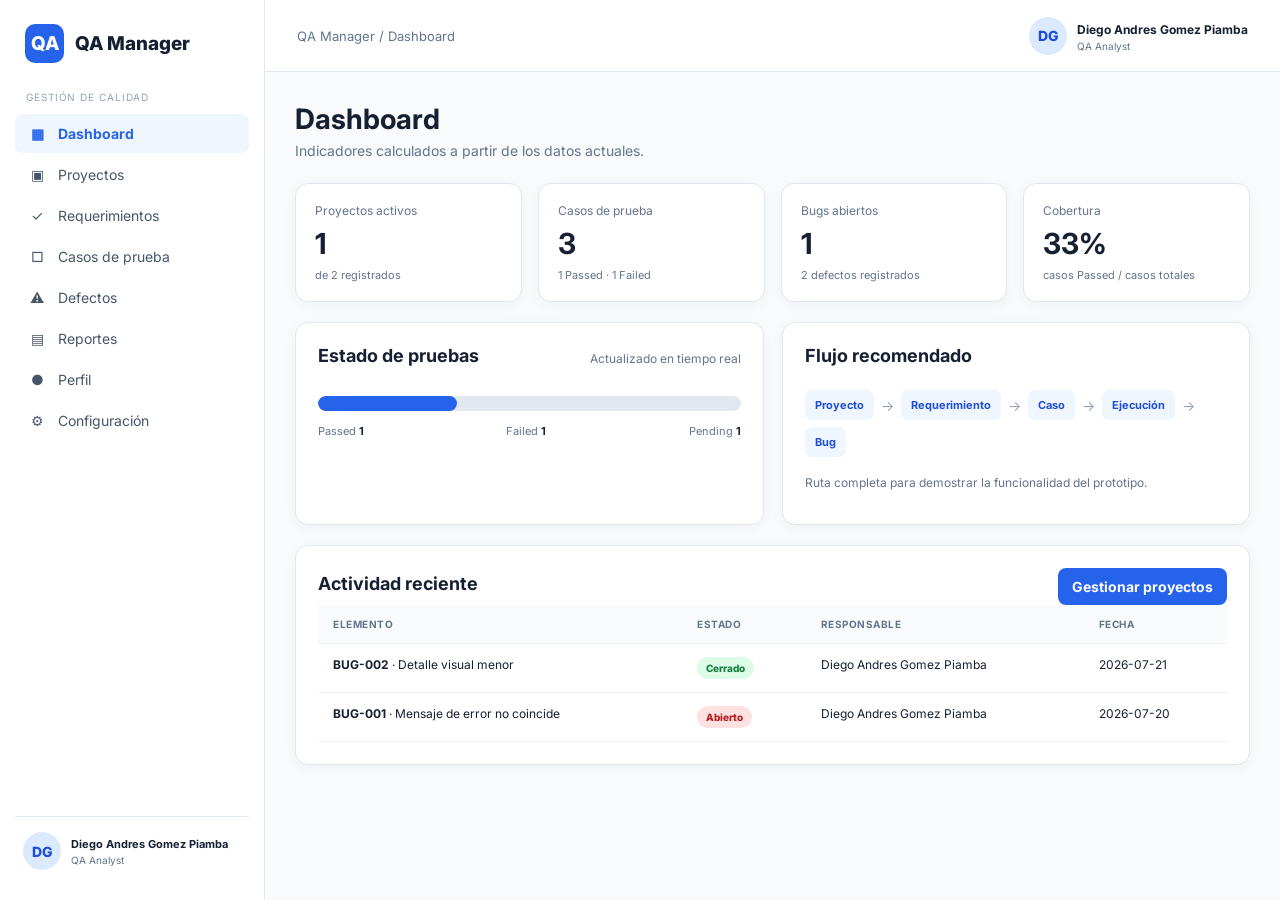
<file: index.html>
<!DOCTYPE html>
<html lang="es">
<head>
  <meta charset="UTF-8">
  <meta name="viewport" content="width=device-width, initial-scale=1.0">
  <meta name="description" content="QA Manager - Prototipo TRL 5 para gestión de aseguramiento de calidad">
  <title>QA Manager | Diego Andres Gomez Piamba</title>
  <link rel="stylesheet" href="src/styles.css">
</head>
<body>
  <div id="app"></div>
  <script src="src/mock-api.js"></script>
  <script src="src/app.js"></script>
</body>
</html>
</file>
<file: src/styles.css>
@import url('https://fonts.googleapis.com/css2?family=Inter:wght@400;500;600;700;800&display=swap');
:root{--blue:#2563eb;--blue2:#1d4ed8;--soft:#eff6ff;--text:#172033;--muted:#64748b;--line:#e2e8f0;--bg:#f8fafc;--white:#fff;--red:#dc2626;--green:#16a34a;--yellow:#ca8a04;--sidebar:265px}
*{box-sizing:border-box}body{margin:0;background:var(--bg);color:var(--text);font-family:Inter,Arial,sans-serif;font-size:14px}button,input,select,textarea{font:inherit}button{cursor:pointer}
.app{min-height:100vh}.sidebar{position:fixed;left:0;top:0;bottom:0;width:var(--sidebar);background:#fff;border-right:1px solid var(--line);padding:22px 15px;z-index:10}.brand{display:flex;gap:11px;align-items:center;font-size:19px;font-weight:800;padding:2px 10px 28px}.logo{width:39px;height:39px;border-radius:10px;background:var(--blue);color:#fff;display:grid;place-items:center;font-weight:800}.nav-title{font-size:10px;letter-spacing:.09em;text-transform:uppercase;color:#94a3b8;padding:0 11px 9px}.nav-item{width:100%;border:0;background:transparent;text-align:left;padding:11px 12px;border-radius:8px;color:#475569;margin:2px 0;display:flex;align-items:center;gap:11px}.nav-item:hover,.nav-item.active{background:var(--soft);color:var(--blue);font-weight:700}.nav-icon{width:20px;text-align:center}.sidebar-footer{position:absolute;bottom:15px;left:15px;right:15px}.user-mini{border-top:1px solid var(--line);padding:15px 8px;display:flex;gap:10px;align-items:center}.user-mini b{display:block;font-size:11px}.user-mini small{display:block;color:var(--muted);font-size:10px;margin-top:3px}.avatar{width:38px;height:38px;border-radius:50%;background:#dbeafe;color:#1d4ed8;display:grid;place-items:center;font-weight:800;flex:none}.avatar.big{width:66px;height:66px;font-size:20px}
.main{margin-left:var(--sidebar);min-height:100vh}.topbar{height:72px;background:#fff;border-bottom:1px solid var(--line);display:flex;align-items:center;justify-content:space-between;padding:0 32px}.breadcrumb{font-size:13px;color:var(--muted)}.header-user{display:flex;gap:10px;align-items:center}.header-user b{font-size:12px}.header-user small{display:block;color:var(--muted);font-size:10px;margin-top:3px}
.content{max-width:1500px;margin:auto;padding:30px}h1{font-size:28px;margin:0 0 6px}h2{font-size:18px;margin:0 0 6px}.subtitle{margin:0 0 24px;color:var(--muted)}
.card{background:#fff;border:1px solid var(--line);border-radius:13px;box-shadow:0 3px 14px rgba(15,23,42,.04)}.card-pad{padding:22px}.card-title{display:flex;align-items:center;justify-content:space-between;gap:15px}.muted{color:var(--muted);font-size:12px}
.kpis{display:grid;grid-template-columns:repeat(4,1fr);gap:16px;margin-bottom:20px}.kpi{padding:19px}.kpi span{display:block;color:var(--muted);font-size:12px}.kpi strong{display:block;font-size:29px;margin:8px 0 4px}.kpi small{color:var(--muted);font-size:11px}
.grid-2{display:grid;grid-template-columns:1fr 1fr;gap:18px}.toolbar{display:flex;gap:10px;align-items:center;flex-wrap:wrap;margin-bottom:16px}.search{width:min(360px,100%)}input,select,textarea{width:100%;border:1px solid #cbd5e1;background:#fff;border-radius:8px;padding:10px 12px;color:var(--text);outline:none}input:focus,select:focus,textarea:focus{border-color:var(--blue);box-shadow:0 0 0 3px #dbeafe}textarea{min-height:105px;resize:vertical}.btn{border:0;border-radius:8px;padding:10px 14px;font-weight:700}.btn-primary{background:var(--blue);color:#fff}.btn-primary:hover{background:var(--blue2)}.btn-secondary{background:#fff;color:#334155;border:1px solid #cbd5e1}
.table-wrap{overflow:auto}table{width:100%;border-collapse:collapse}th,td{text-align:left;padding:13px 15px;border-bottom:1px solid #eef2f7;vertical-align:top}th{font-size:10px;text-transform:uppercase;letter-spacing:.05em;color:#64748b;background:#f8fafc}td{font-size:12px}td small{display:block;color:var(--muted);font-size:10px;line-height:1.5;margin-top:4px;max-width:380px}.actions{display:flex;gap:5px;flex-wrap:wrap}.icon-btn{border:1px solid #cbd5e1;background:#fff;border-radius:7px;padding:6px 9px;font-size:11px}.icon-btn.danger{color:#b91c1c}.badge{display:inline-flex;padding:5px 9px;border-radius:999px;font-size:10px;font-weight:800}.badge.green{background:#dcfce7;color:#15803d}.badge.red{background:#fee2e2;color:#b91c1c}.badge.yellow{background:#fef9c3;color:#a16207}.badge.blue{background:#dbeafe;color:#1d4ed8}.badge.gray{background:#f1f5f9;color:#475569}.empty{text-align:center;color:var(--muted);padding:35px}
.tabs{display:flex;gap:4px;border-bottom:1px solid var(--line);margin-bottom:20px}.tab{border:0;background:transparent;padding:11px 14px;color:var(--muted);border-bottom:2px solid transparent}.tab.active{color:var(--blue);font-weight:700;border-color:var(--blue)}
.progress{height:15px;background:#e2e8f0;border-radius:20px;overflow:hidden;margin:24px 0 13px}.progress div{height:100%;background:var(--blue);border-radius:20px}.legend{display:flex;justify-content:space-between;color:var(--muted);font-size:11px}.legend b{color:var(--text)}.flow{display:flex;align-items:center;gap:7px;flex-wrap:wrap;margin:18px 0}.flow span{padding:8px 10px;background:#eff6ff;color:#1d4ed8;border-radius:7px;font-size:11px;font-weight:700}.flow i{font-style:normal;color:#94a3b8}
.form-grid{display:grid;grid-template-columns:1fr 1fr;gap:16px}.field{display:flex;flex-direction:column;gap:6px}.field.full{grid-column:1/-1}.field label{font-size:11px;font-weight:700}.form-actions{display:flex;justify-content:flex-end;gap:9px;margin-top:20px}.modal{width:min(720px,calc(100% - 30px));max-height:90vh;overflow:auto;background:#fff;border-radius:15px;padding:24px}.modal.wide{width:min(850px,calc(100% - 30px))}.overlay{position:fixed;inset:0;background:rgba(15,23,42,.55);display:grid;place-items:center;z-index:50}.modal-head{display:flex;align-items:center;justify-content:space-between;margin-bottom:18px}.close{border:0;background:#f1f5f9;border-radius:7px;padding:7px 10px}
.setting{display:flex;align-items:center;justify-content:space-between;border-bottom:1px solid #eef2f7;padding:17px 0}.setting:last-of-type{border-bottom:0}.setting small{display:block;color:var(--muted);font-size:11px;margin-top:4px}.toggle{width:48px;height:26px;border:0;background:#cbd5e1;border-radius:20px;position:relative}.toggle:after{content:"";position:absolute;top:3px;left:3px;width:20px;height:20px;background:#fff;border-radius:50%;transition:.15s}.toggle.on{background:var(--blue)}.toggle.on:after{left:25px}.profile-card{max-width:850px}.profile-head{display:flex;align-items:center;gap:16px;margin-bottom:25px}.profile-head span{color:var(--muted);font-size:12px}.report-row{display:grid;grid-template-columns:90px 1fr 30px;gap:10px;align-items:center;margin:14px 0;font-size:11px}.mini-progress{height:9px;background:#e2e8f0;border-radius:10px;overflow:hidden}.mini-progress i{display:block;height:100%;background:#60a5fa;border-radius:10px}.toast{position:fixed;right:22px;bottom:22px;z-index:100;background:#172033;color:#fff;padding:12px 16px;border-radius:9px;box-shadow:0 10px 30px #0003;font-size:12px}.toast.error{background:#b91c1c}
@media(max-width:1000px){.sidebar{width:75px}.sidebar .brand span,.sidebar .nav-title,.sidebar .nav-item span,.sidebar-footer .user-mini>div:last-child{display:none}.main{margin-left:75px}.kpis{grid-template-columns:repeat(2,1fr)}.grid-2{grid-template-columns:1fr}}
@media(max-width:650px){.content{padding:20px}.topbar{padding:0 20px}.breadcrumb{display:none}.kpis{grid-template-columns:1fr}.form-grid{grid-template-columns:1fr}.field.full{grid-column:auto}.header-user>div:last-child{display:none}}
@media print{.sidebar,.topbar,.toolbar,.tabs,.btn{display:none!important}.main{margin-left:0}.content{padding:0}.card{box-shadow:none}}
</file>
